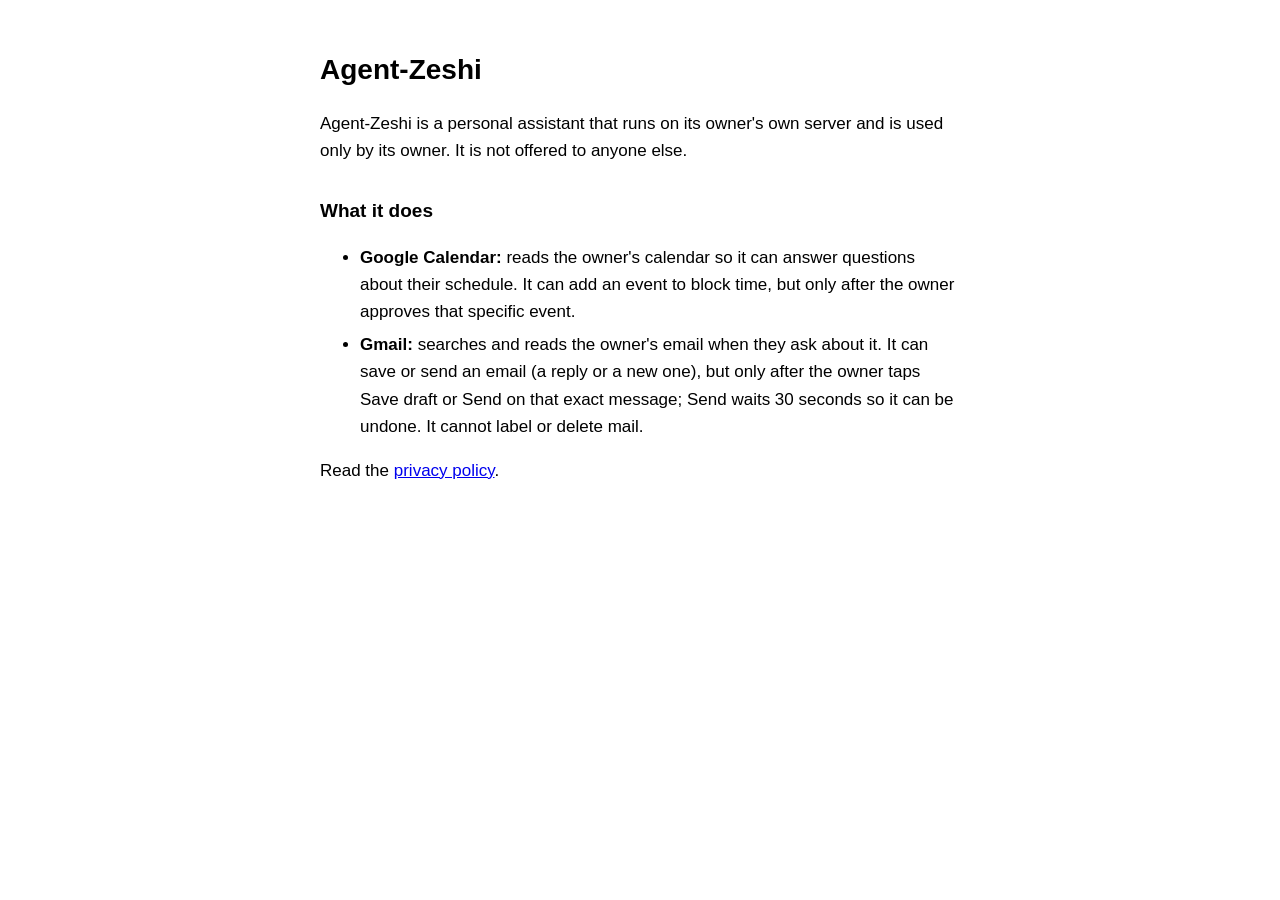
<file: index.html>
<!doctype html>
<html lang="en">
<head>
<meta charset="utf-8">
<meta name="viewport" content="width=device-width, initial-scale=1">
<title>Agent-Zeshi</title>
<link rel="stylesheet" href="style.css">
</head>
<body>
<main>
  <h1>Agent-Zeshi</h1>
  <p>Agent-Zeshi is a personal assistant that runs on its owner's own server and is used only by its owner. It is not offered to anyone else.</p>

  <h2>What it does</h2>
  <ul>
    <li><b>Google Calendar:</b> reads the owner's calendar so it can answer questions about their schedule. It can add an event to block time, but only after the owner approves that specific event.</li>
    <li><b>Gmail:</b> searches and reads the owner's email when they ask about it. It can save or send an email (a reply or a new one), but only after the owner taps Save draft or Send on that exact message; Send waits 30 seconds so it can be undone. It cannot label or delete mail.</li>
  </ul>

  <p>Read the <a href="privacy.html">privacy policy</a>.</p>
</main>
</body>
</html>
</file>
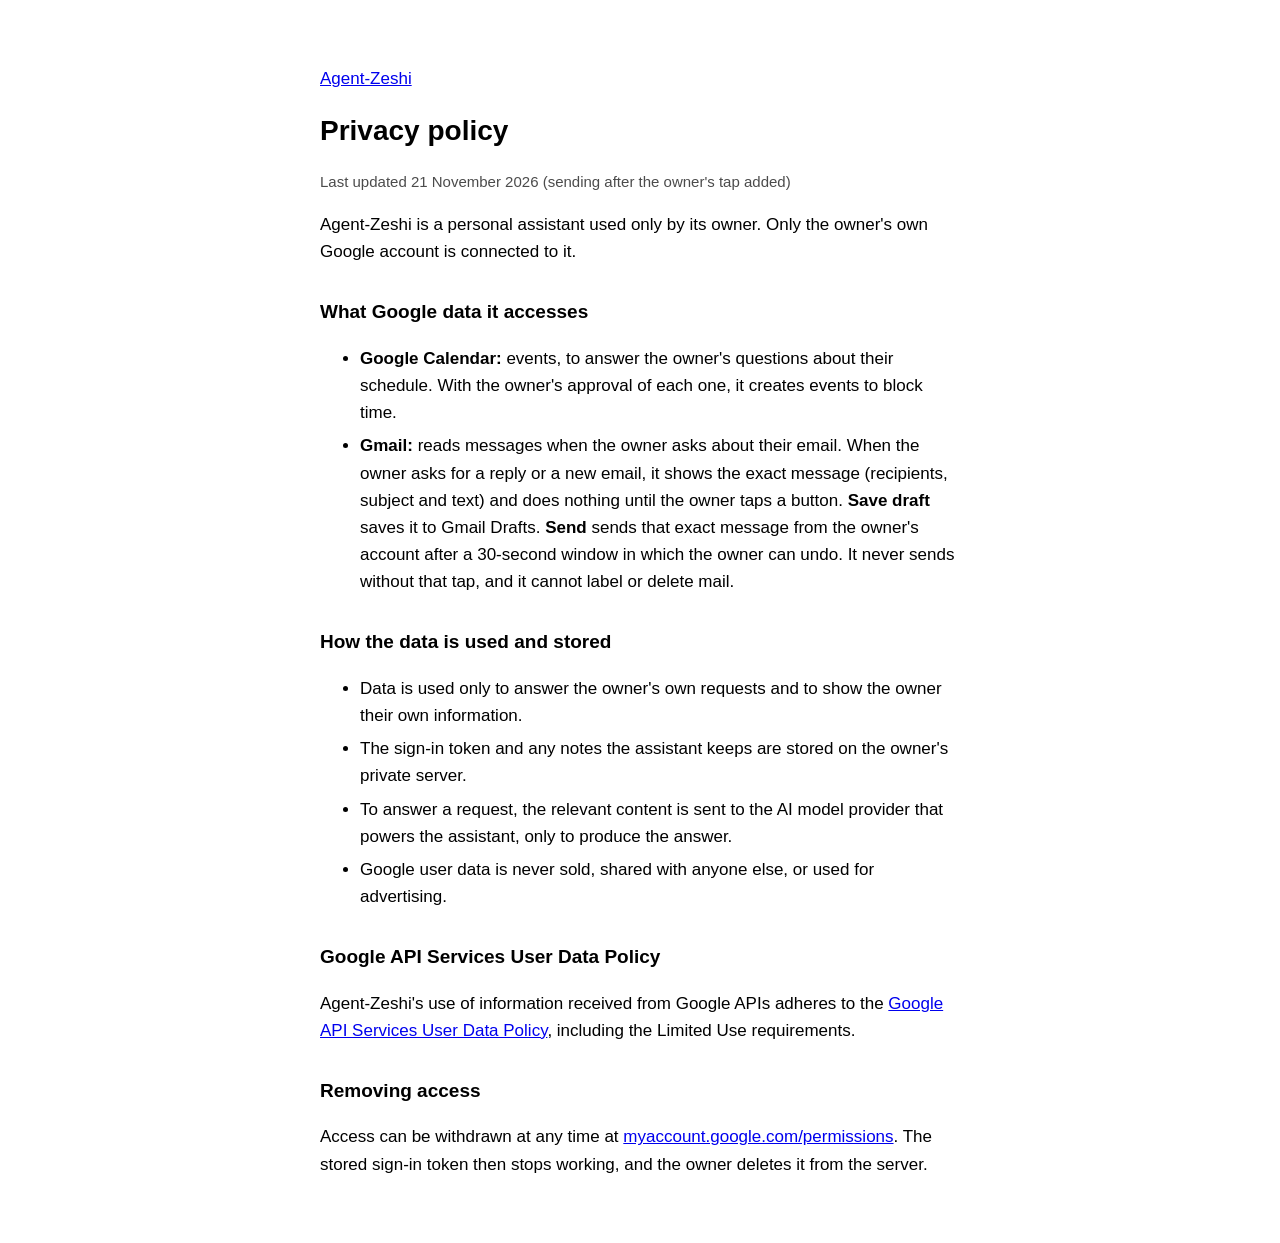
<file: privacy.html>
<!doctype html>
<html lang="en">
<head>
<meta charset="utf-8">
<meta name="viewport" content="width=device-width, initial-scale=1">
<title>Agent-Zeshi privacy policy</title>
<link rel="stylesheet" href="style.css">
</head>
<body>
<main>
  <p><a href="./">Agent-Zeshi</a></p>
  <h1>Privacy policy</h1>
  <p class="muted">Last updated 21 November 2026 (sending after the owner's tap added)</p>

  <p>Agent-Zeshi is a personal assistant used only by its owner. Only the owner's own Google account is connected to it.</p>

  <h2>What Google data it accesses</h2>
  <ul>
    <li><b>Google Calendar:</b> events, to answer the owner's questions about their schedule. With the owner's approval of each one, it creates events to block time.</li>
    <li><b>Gmail:</b> reads messages when the owner asks about their email. When the owner asks for a reply or a new email, it shows the exact message (recipients, subject and text) and does nothing until the owner taps a button. <b>Save draft</b> saves it to Gmail Drafts. <b>Send</b> sends that exact message from the owner's account after a 30-second window in which the owner can undo. It never sends without that tap, and it cannot label or delete mail.</li>
  </ul>

  <h2>How the data is used and stored</h2>
  <ul>
    <li>Data is used only to answer the owner's own requests and to show the owner their own information.</li>
    <li>The sign-in token and any notes the assistant keeps are stored on the owner's private server.</li>
    <li>To answer a request, the relevant content is sent to the AI model provider that powers the assistant, only to produce the answer.</li>
    <li>Google user data is never sold, shared with anyone else, or used for advertising.</li>
  </ul>

  <h2>Google API Services User Data Policy</h2>
  <p>Agent-Zeshi's use of information received from Google APIs adheres to the <a href="https://developers.google.com/terms/api-services-user-data-policy">Google API Services User Data Policy</a>, including the Limited Use requirements.</p>

  <h2>Removing access</h2>
  <p>Access can be withdrawn at any time at <a href="https://myaccount.google.com/permissions">myaccount.google.com/permissions</a>. The stored sign-in token then stops working, and the owner deletes it from the server.</p>
</main>
</body>
</html>
</file>
<file: style.css>
:root { color-scheme: light dark; }
body {
  margin: 0;
  font: 17px/1.6 -apple-system, BlinkMacSystemFont, "Segoe UI", Roboto, sans-serif;
  background: Canvas;
  color: CanvasText;
}
main { max-width: 640px; margin: 0 auto; padding: 48px 16px; }
h1 { font-size: 28px; margin: 0 0 16px; }
h2 { font-size: 19px; margin: 32px 0 8px; }
.muted { opacity: 0.7; font-size: 15px; }
li { margin-bottom: 6px; }
</file>
